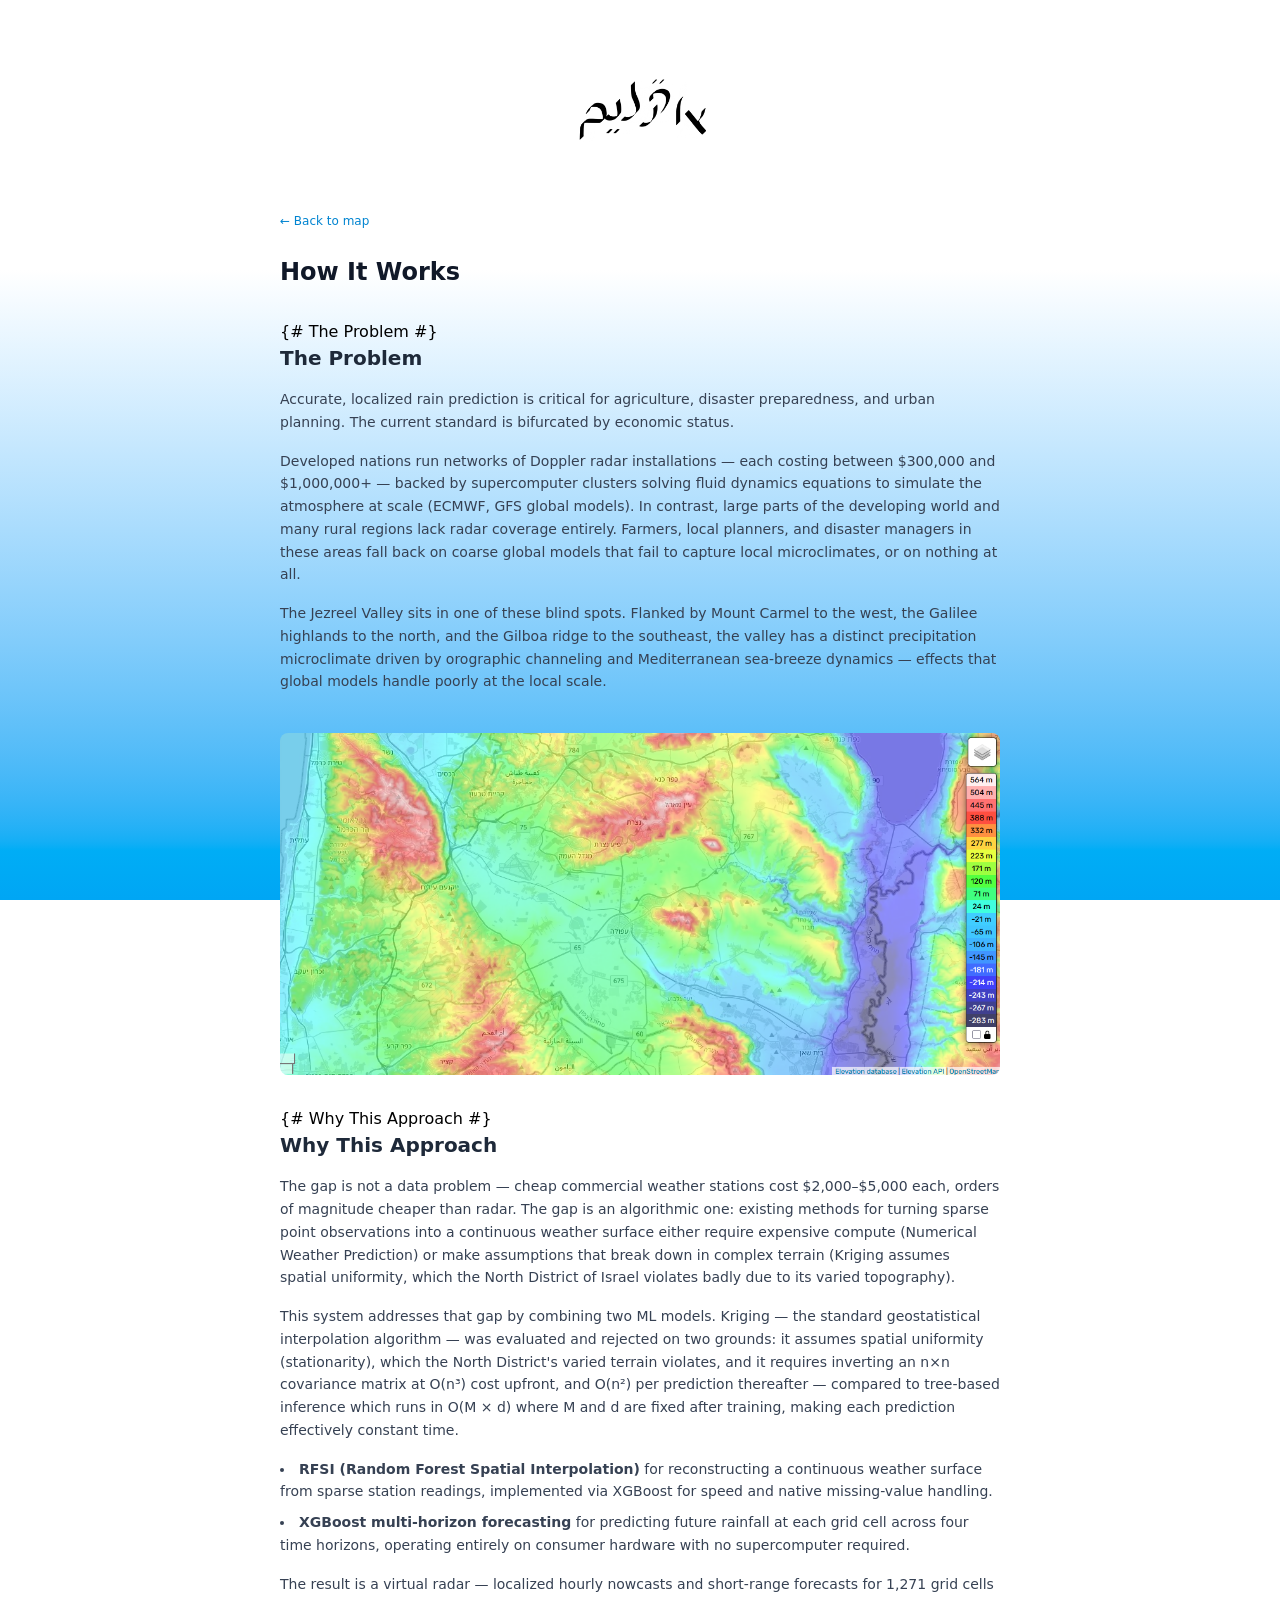
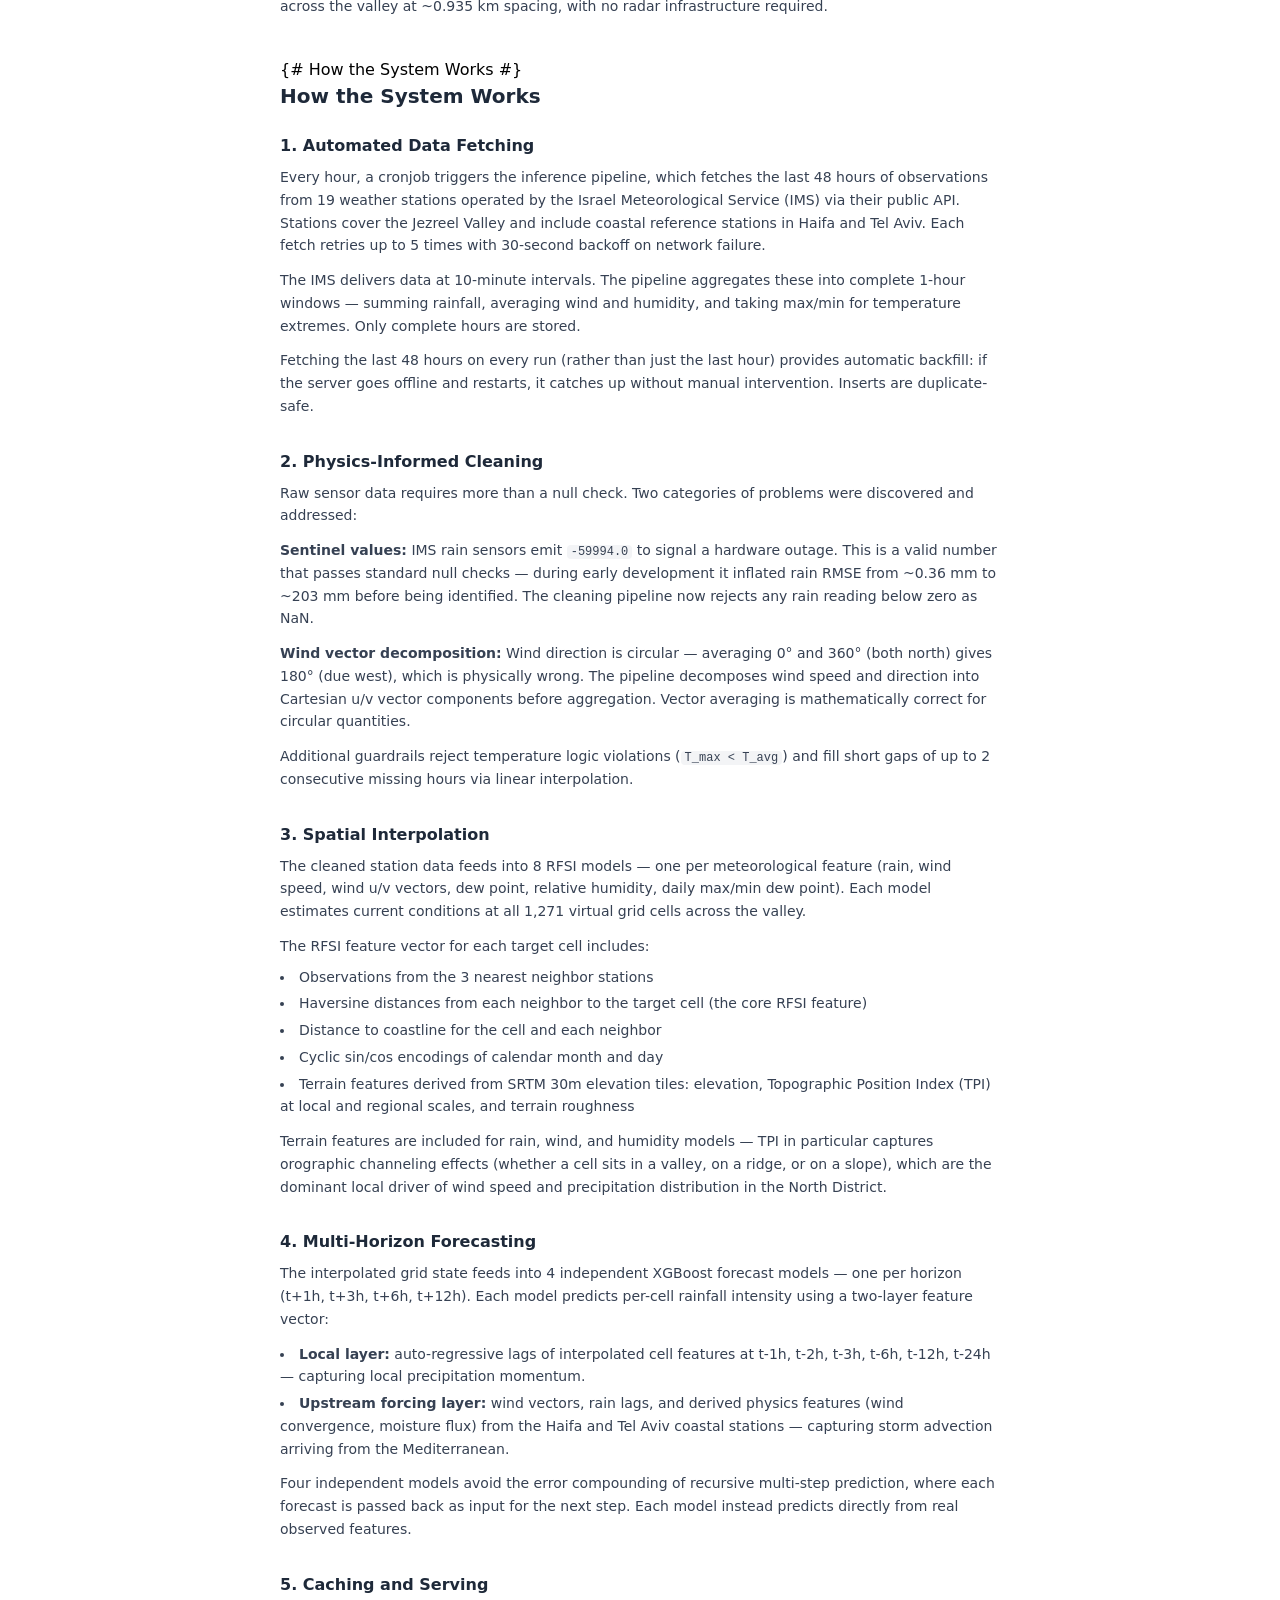
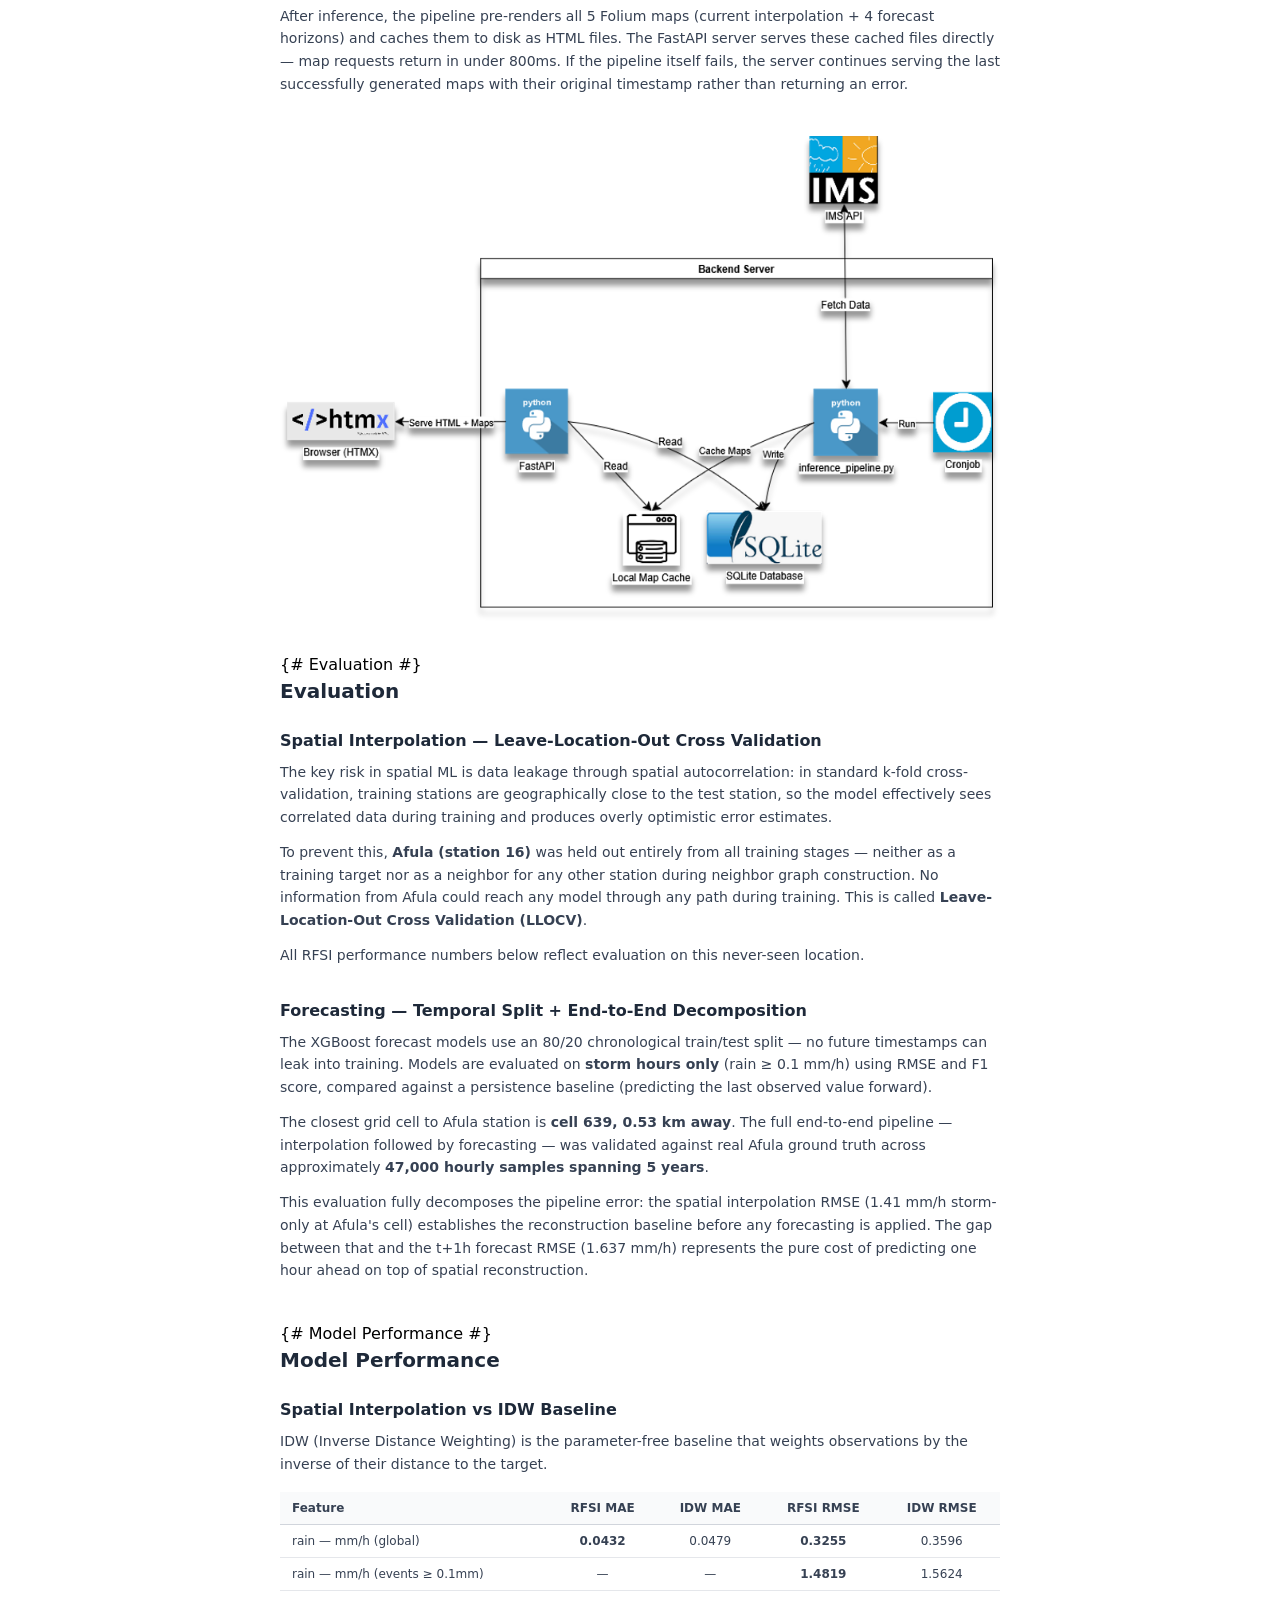
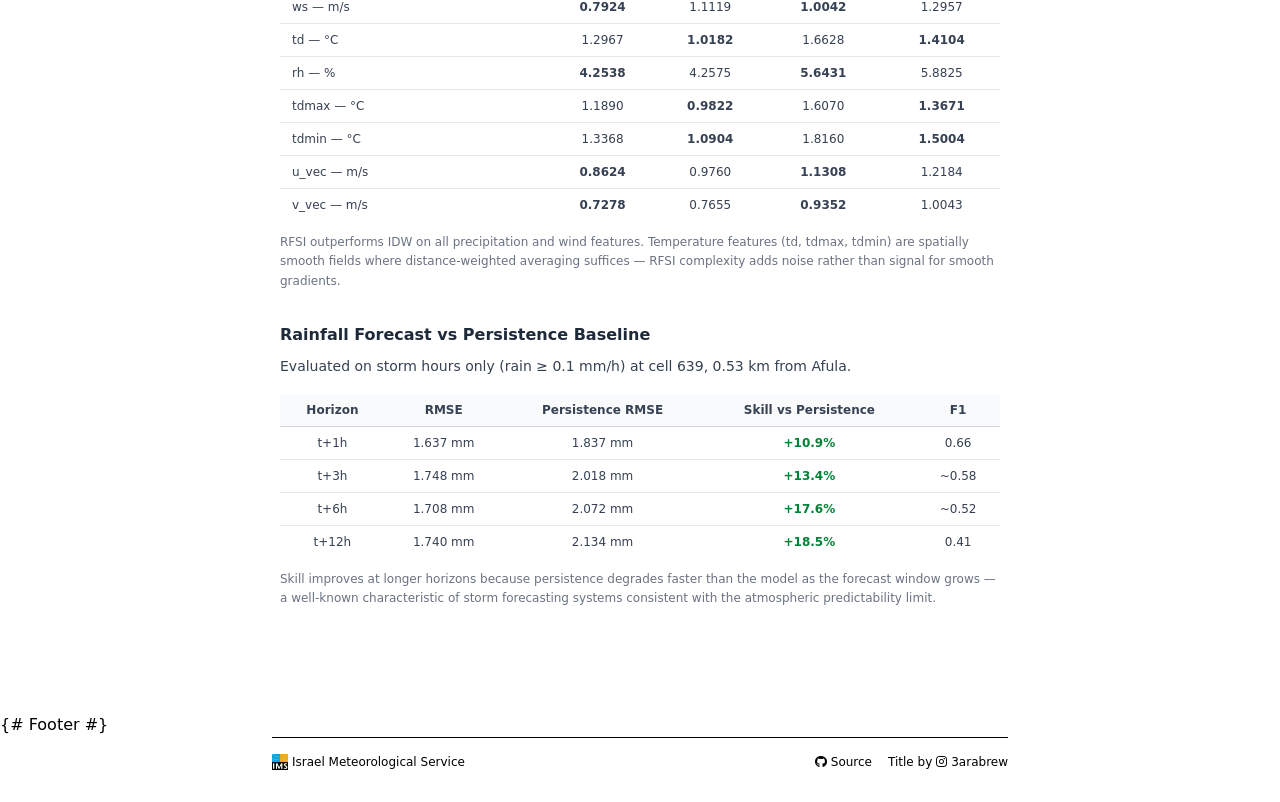
<file: src/weather_engine/templates/about.html>
<!DOCTYPE html>
<html class="bg-fixed bg-gradient-to-b from-white from-30% to-sky-500">
  <head>
    <meta name="viewport" content="width=device-width, initial-scale=1.0">
    <title>EklimAI — How It Works</title>
    <link rel="stylesheet" href="/static/tailwind.css">
    <link rel="stylesheet" href="https://cdnjs.cloudflare.com/ajax/libs/font-awesome/6.5.0/css/all.min.css">
    <link rel="icon" type="image/x-icon" href="/static/favicon.ico">
  </head>
  <body>
    <div class="flex flex-col items-center pt-8">
      <a href="/"><img src="/static/title.gif" class="mb-8 w-72 sm:w-64 h-auto"></a>
    </div>

    <div class="mx-auto max-w-3xl px-6 pb-16">

      <div class="mb-6">
        <a href="/" class="text-sky-600 hover:text-sky-800 text-xs font-medium transition-colors">← Back to map</a>
      </div>

      <h1 class="text-2xl font-bold text-gray-900 mb-8">How It Works</h1>

      {# The Problem #}
      <section class="mb-10">
        <h2 class="text-xl font-semibold text-gray-800 mb-4">The Problem</h2>
        <p class="text-sm text-gray-700 leading-relaxed mb-4">
          Accurate, localized rain prediction is critical for agriculture, disaster preparedness, and urban planning.
          The current standard is bifurcated by economic status.
        </p>
        <p class="text-sm text-gray-700 leading-relaxed mb-4">
          Developed nations run networks of Doppler radar installations — each costing between $300,000 and $1,000,000+ —
          backed by supercomputer clusters solving fluid dynamics equations to simulate the atmosphere at scale (ECMWF,
          GFS global models). In contrast, large parts of the developing world and many rural regions lack radar coverage
          entirely. Farmers, local planners, and disaster managers in these areas fall back on coarse global models that
          fail to capture local microclimates, or on nothing at all.
        </p>
        <p class="text-sm text-gray-700 leading-relaxed">
          The Jezreel Valley sits in one of these blind spots. Flanked by Mount Carmel to the west, the Galilee highlands
          to the north, and the Gilboa ridge to the southeast, the valley has a distinct precipitation microclimate driven
          by orographic channeling and Mediterranean sea-breeze dynamics — effects that global models handle poorly at the
          local scale.
        </p>
      </section>

      <div class="my-8">
        <img src="/static/jezreel_topography.png" alt="Map of northern Israel showing the Jezreel Valley, IMS station locations, and surrounding terrain" class="rounded-lg w-full">
      </div>

      {# Why This Approach #}
      <section class="mb-10">
        <h2 class="text-xl font-semibold text-gray-800 mb-4">Why This Approach</h2>
        <p class="text-sm text-gray-700 leading-relaxed mb-4">
          The gap is not a data problem — cheap commercial weather stations cost $2,000–$5,000 each, orders of magnitude
          cheaper than radar. The gap is an algorithmic one: existing methods for turning sparse point observations into a
          continuous weather surface either require expensive compute (Numerical Weather Prediction) or make assumptions
          that break down in complex terrain (Kriging assumes spatial uniformity, which the North District of Israel
          violates badly due to its varied topography).
        </p>
        <p class="text-sm text-gray-700 leading-relaxed mb-4">
          This system addresses that gap by combining two ML models. Kriging — the standard geostatistical interpolation
          algorithm — was evaluated and rejected on two grounds: it assumes spatial uniformity (stationarity), which the
          North District's varied terrain violates, and it requires inverting an n×n covariance matrix at O(n³) cost
          upfront, and O(n²) per prediction thereafter — compared to tree-based inference which runs in O(M × d) where
          M and d are fixed after training, making each prediction effectively constant time.
        </p>
        <ul class="text-sm text-gray-700 leading-relaxed list-disc list-inside space-y-2 mb-4">
          <li><strong>RFSI (Random Forest Spatial Interpolation)</strong> for reconstructing a continuous weather surface
            from sparse station readings, implemented via XGBoost for speed and native missing-value handling.</li>
          <li><strong>XGBoost multi-horizon forecasting</strong> for predicting future rainfall at each grid cell across
            four time horizons, operating entirely on consumer hardware with no supercomputer required.</li>
        </ul>
        <p class="text-sm text-gray-700 leading-relaxed">
          The result is a virtual radar — localized hourly nowcasts and short-range forecasts for 1,271 grid cells across
          the valley at ~0.935 km spacing, with no radar infrastructure required.
        </p>
      </section>

      {# How the System Works #}
      <section class="mb-10">
        <h2 class="text-xl font-semibold text-gray-800 mb-6">How the System Works</h2>

        <div class="space-y-8">
          <div>
            <h3 class="text-base font-semibold text-gray-800 mb-2">1. Automated Data Fetching</h3>
            <p class="text-sm text-gray-700 leading-relaxed mb-3">
              Every hour, a cronjob triggers the inference pipeline, which fetches the last 48 hours of observations from
              19 weather stations operated by the Israel Meteorological Service (IMS) via their public API. Stations cover
              the Jezreel Valley and include coastal reference stations in Haifa and Tel Aviv. Each fetch retries up to 5
              times with 30-second backoff on network failure.
            </p>
            <p class="text-sm text-gray-700 leading-relaxed mb-3">
              The IMS delivers data at 10-minute intervals. The pipeline aggregates these into complete 1-hour windows —
              summing rainfall, averaging wind and humidity, and taking max/min for temperature extremes. Only complete
              hours are stored.
            </p>
            <p class="text-sm text-gray-700 leading-relaxed">
              Fetching the last 48 hours on every run (rather than just the last hour) provides automatic backfill: if the
              server goes offline and restarts, it catches up without manual intervention. Inserts are duplicate-safe.
            </p>
          </div>

          <div>
            <h3 class="text-base font-semibold text-gray-800 mb-2">2. Physics-Informed Cleaning</h3>
            <p class="text-sm text-gray-700 leading-relaxed mb-3">
              Raw sensor data requires more than a null check. Two categories of problems were discovered and addressed:
            </p>
            <p class="text-sm text-gray-700 leading-relaxed mb-3">
              <strong>Sentinel values:</strong> IMS rain sensors emit <code class="bg-gray-100 px-1 rounded text-xs">-59994.0</code>
              to signal a hardware outage. This is a valid number that passes standard null checks — during early
              development it inflated rain RMSE from ~0.36 mm to ~203 mm before being identified. The cleaning pipeline
              now rejects any rain reading below zero as NaN.
            </p>
            <p class="text-sm text-gray-700 leading-relaxed mb-3">
              <strong>Wind vector decomposition:</strong> Wind direction is circular — averaging 0° and 360° (both north)
              gives 180° (due west), which is physically wrong. The pipeline decomposes wind speed and direction into
              Cartesian u/v vector components before aggregation. Vector averaging is mathematically correct for circular
              quantities.
            </p>
            <p class="text-sm text-gray-700 leading-relaxed">
              Additional guardrails reject temperature logic violations (<code class="bg-gray-100 px-1 rounded text-xs">T_max &lt; T_avg</code>)
              and fill short gaps of up to 2 consecutive missing hours via linear interpolation.
            </p>
          </div>

          <div>
            <h3 class="text-base font-semibold text-gray-800 mb-2">3. Spatial Interpolation</h3>
            <p class="text-sm text-gray-700 leading-relaxed mb-3">
              The cleaned station data feeds into 8 RFSI models — one per meteorological feature (rain, wind speed, wind
              u/v vectors, dew point, relative humidity, daily max/min dew point). Each model estimates current conditions
              at all 1,271 virtual grid cells across the valley.
            </p>
            <p class="text-sm text-gray-700 leading-relaxed mb-2">The RFSI feature vector for each target cell includes:</p>
            <ul class="text-sm text-gray-700 leading-relaxed list-disc list-inside space-y-1 mb-3">
              <li>Observations from the 3 nearest neighbor stations</li>
              <li>Haversine distances from each neighbor to the target cell (the core RFSI feature)</li>
              <li>Distance to coastline for the cell and each neighbor</li>
              <li>Cyclic sin/cos encodings of calendar month and day</li>
              <li>Terrain features derived from SRTM 30m elevation tiles: elevation, Topographic Position Index (TPI) at local and regional scales, and terrain roughness</li>
            </ul>
            <p class="text-sm text-gray-700 leading-relaxed">
              Terrain features are included for rain, wind, and humidity models — TPI in particular captures orographic
              channeling effects (whether a cell sits in a valley, on a ridge, or on a slope), which are the dominant
              local driver of wind speed and precipitation distribution in the North District.
            </p>
          </div>

          <div>
            <h3 class="text-base font-semibold text-gray-800 mb-2">4. Multi-Horizon Forecasting</h3>
            <p class="text-sm text-gray-700 leading-relaxed mb-3">
              The interpolated grid state feeds into 4 independent XGBoost forecast models — one per horizon (t+1h, t+3h,
              t+6h, t+12h). Each model predicts per-cell rainfall intensity using a two-layer feature vector:
            </p>
            <ul class="text-sm text-gray-700 leading-relaxed list-disc list-inside space-y-1 mb-3">
              <li><strong>Local layer:</strong> auto-regressive lags of interpolated cell features at t-1h, t-2h, t-3h,
                t-6h, t-12h, t-24h — capturing local precipitation momentum.</li>
              <li><strong>Upstream forcing layer:</strong> wind vectors, rain lags, and derived physics features (wind
                convergence, moisture flux) from the Haifa and Tel Aviv coastal stations — capturing storm advection
                arriving from the Mediterranean.</li>
            </ul>
            <p class="text-sm text-gray-700 leading-relaxed">
              Four independent models avoid the error compounding of recursive multi-step prediction, where each forecast
              is passed back as input for the next step. Each model instead predicts directly from real observed features.
            </p>
          </div>

          <div>
            <h3 class="text-base font-semibold text-gray-800 mb-2">5. Caching and Serving</h3>
            <p class="text-sm text-gray-700 leading-relaxed">
              After inference, the pipeline pre-renders all 5 Folium maps (current interpolation + 4 forecast horizons)
              and caches them to disk as HTML files. The FastAPI server serves these cached files directly — map requests
              return in under 800ms. If the pipeline itself fails, the server continues serving the last successfully
              generated maps with their original timestamp rather than returning an error.
            </p>
          </div>
        </div>
      </section>

      <div class="my-8">
        <img src="/static/system_architecture.png" alt="System architecture diagram — cronjob → inference pipeline → SQLite + map cache → FastAPI → browser" class="rounded-lg w-full">
      </div>

      {# Evaluation #}
      <section class="mb-10">
        <h2 class="text-xl font-semibold text-gray-800 mb-6">Evaluation</h2>

        <div class="mb-8">
          <h3 class="text-base font-semibold text-gray-800 mb-2">Spatial Interpolation — Leave-Location-Out Cross Validation</h3>
          <p class="text-sm text-gray-700 leading-relaxed mb-3">
            The key risk in spatial ML is data leakage through spatial autocorrelation: in standard k-fold
            cross-validation, training stations are geographically close to the test station, so the model effectively
            sees correlated data during training and produces overly optimistic error estimates.
          </p>
          <p class="text-sm text-gray-700 leading-relaxed mb-3">
            To prevent this, <strong>Afula (station 16)</strong> was held out entirely from all training stages —
            neither as a training target nor as a neighbor for any other station during neighbor graph construction.
            No information from Afula could reach any model through any path during training. This is called
            <strong>Leave-Location-Out Cross Validation (LLOCV)</strong>.
          </p>
          <p class="text-sm text-gray-700 leading-relaxed">
            All RFSI performance numbers below reflect evaluation on this never-seen location.
          </p>
        </div>

        <div>
          <h3 class="text-base font-semibold text-gray-800 mb-2">Forecasting — Temporal Split + End-to-End Decomposition</h3>
          <p class="text-sm text-gray-700 leading-relaxed mb-3">
            The XGBoost forecast models use an 80/20 chronological train/test split — no future timestamps can leak
            into training. Models are evaluated on <strong>storm hours only</strong> (rain ≥ 0.1 mm/h) using RMSE and
            F1 score, compared against a persistence baseline (predicting the last observed value forward).
          </p>
          <p class="text-sm text-gray-700 leading-relaxed mb-3">
            The closest grid cell to Afula station is <strong>cell 639, 0.53 km away</strong>. The full end-to-end
            pipeline — interpolation followed by forecasting — was validated against real Afula ground truth across
            approximately <strong>47,000 hourly samples spanning 5 years</strong>.
          </p>
          <p class="text-sm text-gray-700 leading-relaxed">
            This evaluation fully decomposes the pipeline error: the spatial interpolation RMSE (1.41 mm/h storm-only
            at Afula's cell) establishes the reconstruction baseline before any forecasting is applied. The gap between
            that and the t+1h forecast RMSE (1.637 mm/h) represents the pure cost of predicting one hour ahead on top
            of spatial reconstruction.
          </p>
        </div>
      </section>

      {# Model Performance #}
      <section class="mb-10">
        <h2 class="text-xl font-semibold text-gray-800 mb-6">Model Performance</h2>

        <div class="mb-8">
          <h3 class="text-base font-semibold text-gray-800 mb-2">Spatial Interpolation vs IDW Baseline</h3>
          <p class="text-sm text-gray-700 leading-relaxed mb-4">
            IDW (Inverse Distance Weighting) is the parameter-free baseline that weights observations by the inverse
            of their distance to the target.
          </p>
          <div class="overflow-x-auto">
            <table class="w-full text-xs text-gray-700 border-collapse">
              <thead>
                <tr class="border-b border-gray-300 bg-gray-50">
                  <th class="text-left py-2 px-3 font-semibold">Feature</th>
                  <th class="text-center py-2 px-3 font-semibold">RFSI MAE</th>
                  <th class="text-center py-2 px-3 font-semibold">IDW MAE</th>
                  <th class="text-center py-2 px-3 font-semibold">RFSI RMSE</th>
                  <th class="text-center py-2 px-3 font-semibold">IDW RMSE</th>
                </tr>
              </thead>
              <tbody class="divide-y divide-gray-200">
                <tr><td class="py-2 px-3">rain — mm/h (global)</td><td class="text-center py-2 px-3 font-semibold">0.0432</td><td class="text-center py-2 px-3">0.0479</td><td class="text-center py-2 px-3 font-semibold">0.3255</td><td class="text-center py-2 px-3">0.3596</td></tr>
                <tr><td class="py-2 px-3">rain — mm/h (events ≥ 0.1mm)</td><td class="text-center py-2 px-3">—</td><td class="text-center py-2 px-3">—</td><td class="text-center py-2 px-3 font-semibold">1.4819</td><td class="text-center py-2 px-3">1.5624</td></tr>
                <tr><td class="py-2 px-3">ws — m/s</td><td class="text-center py-2 px-3 font-semibold">0.7924</td><td class="text-center py-2 px-3">1.1119</td><td class="text-center py-2 px-3 font-semibold">1.0042</td><td class="text-center py-2 px-3">1.2957</td></tr>
                <tr><td class="py-2 px-3">td — °C</td><td class="text-center py-2 px-3">1.2967</td><td class="text-center py-2 px-3 font-semibold">1.0182</td><td class="text-center py-2 px-3">1.6628</td><td class="text-center py-2 px-3 font-semibold">1.4104</td></tr>
                <tr><td class="py-2 px-3">rh — %</td><td class="text-center py-2 px-3 font-semibold">4.2538</td><td class="text-center py-2 px-3">4.2575</td><td class="text-center py-2 px-3 font-semibold">5.6431</td><td class="text-center py-2 px-3">5.8825</td></tr>
                <tr><td class="py-2 px-3">tdmax — °C</td><td class="text-center py-2 px-3">1.1890</td><td class="text-center py-2 px-3 font-semibold">0.9822</td><td class="text-center py-2 px-3">1.6070</td><td class="text-center py-2 px-3 font-semibold">1.3671</td></tr>
                <tr><td class="py-2 px-3">tdmin — °C</td><td class="text-center py-2 px-3">1.3368</td><td class="text-center py-2 px-3 font-semibold">1.0904</td><td class="text-center py-2 px-3">1.8160</td><td class="text-center py-2 px-3 font-semibold">1.5004</td></tr>
                <tr><td class="py-2 px-3">u_vec — m/s</td><td class="text-center py-2 px-3 font-semibold">0.8624</td><td class="text-center py-2 px-3">0.9760</td><td class="text-center py-2 px-3 font-semibold">1.1308</td><td class="text-center py-2 px-3">1.2184</td></tr>
                <tr><td class="py-2 px-3">v_vec — m/s</td><td class="text-center py-2 px-3 font-semibold">0.7278</td><td class="text-center py-2 px-3">0.7655</td><td class="text-center py-2 px-3 font-semibold">0.9352</td><td class="text-center py-2 px-3">1.0043</td></tr>
              </tbody>
            </table>
          </div>
          <p class="text-xs text-gray-500 mt-3 leading-relaxed">
            RFSI outperforms IDW on all precipitation and wind features. Temperature features (td, tdmax, tdmin) are
            spatially smooth fields where distance-weighted averaging suffices — RFSI complexity adds noise rather than
            signal for smooth gradients.
          </p>
        </div>

        <div>
          <h3 class="text-base font-semibold text-gray-800 mb-2">Rainfall Forecast vs Persistence Baseline</h3>
          <p class="text-sm text-gray-700 leading-relaxed mb-4">
            Evaluated on storm hours only (rain ≥ 0.1 mm/h) at cell 639, 0.53 km from Afula.
          </p>
          <div class="overflow-x-auto">
            <table class="w-full text-xs text-gray-700 border-collapse">
              <thead>
                <tr class="border-b border-gray-300 bg-gray-50">
                  <th class="text-center py-2 px-3 font-semibold">Horizon</th>
                  <th class="text-center py-2 px-3 font-semibold">RMSE</th>
                  <th class="text-center py-2 px-3 font-semibold">Persistence RMSE</th>
                  <th class="text-center py-2 px-3 font-semibold">Skill vs Persistence</th>
                  <th class="text-center py-2 px-3 font-semibold">F1</th>
                </tr>
              </thead>
              <tbody class="divide-y divide-gray-200">
                <tr><td class="text-center py-2 px-3">t+1h</td><td class="text-center py-2 px-3">1.637 mm</td><td class="text-center py-2 px-3">1.837 mm</td><td class="text-center py-2 px-3 font-semibold text-green-700">+10.9%</td><td class="text-center py-2 px-3">0.66</td></tr>
                <tr><td class="text-center py-2 px-3">t+3h</td><td class="text-center py-2 px-3">1.748 mm</td><td class="text-center py-2 px-3">2.018 mm</td><td class="text-center py-2 px-3 font-semibold text-green-700">+13.4%</td><td class="text-center py-2 px-3">~0.58</td></tr>
                <tr><td class="text-center py-2 px-3">t+6h</td><td class="text-center py-2 px-3">1.708 mm</td><td class="text-center py-2 px-3">2.072 mm</td><td class="text-center py-2 px-3 font-semibold text-green-700">+17.6%</td><td class="text-center py-2 px-3">~0.52</td></tr>
                <tr><td class="text-center py-2 px-3">t+12h</td><td class="text-center py-2 px-3">1.740 mm</td><td class="text-center py-2 px-3">2.134 mm</td><td class="text-center py-2 px-3 font-semibold text-green-700">+18.5%</td><td class="text-center py-2 px-3">0.41</td></tr>
              </tbody>
            </table>
          </div>
          <p class="text-xs text-gray-500 mt-3 leading-relaxed">
            Skill improves at longer horizons because persistence degrades faster than the model as the forecast window
            grows — a well-known characteristic of storm forecasting systems consistent with the atmospheric
            predictability limit.
          </p>
        </div>
      </section>

    </div>

    {# Footer #}
    <div class="mx-auto max-w-3xl px-4 mb-8">
      <hr class="border-black mb-4">
      <div class="flex justify-between text-xs text-black">
        <a href="https://ims.gov.il/he" target="_blank" class="flex items-center gap-1 hover:underline">
          <img src="/static/ims_logo.png" class="w-4 h-4 inline">Israel Meteorological Service
        </a>
        <div class="flex items-center gap-4">
          <a href="https://github.com/jadosh123/SparseData-AI-Precipitation-Forecasting" target="_blank" class="flex items-center gap-1 hover:underline">
            <i class="fa-brands fa-github"></i> Source
          </a>
          <span class="flex items-center gap-1">Title by
            <a href="https://www.instagram.com/3arabrew/" target="_blank" class="flex items-center gap-1 hover:underline">
              <i class="fa-brands fa-instagram"></i> 3arabrew
            </a>
          </span>
        </div>
      </div>
    </div>

  </body>
</html>
</file>
